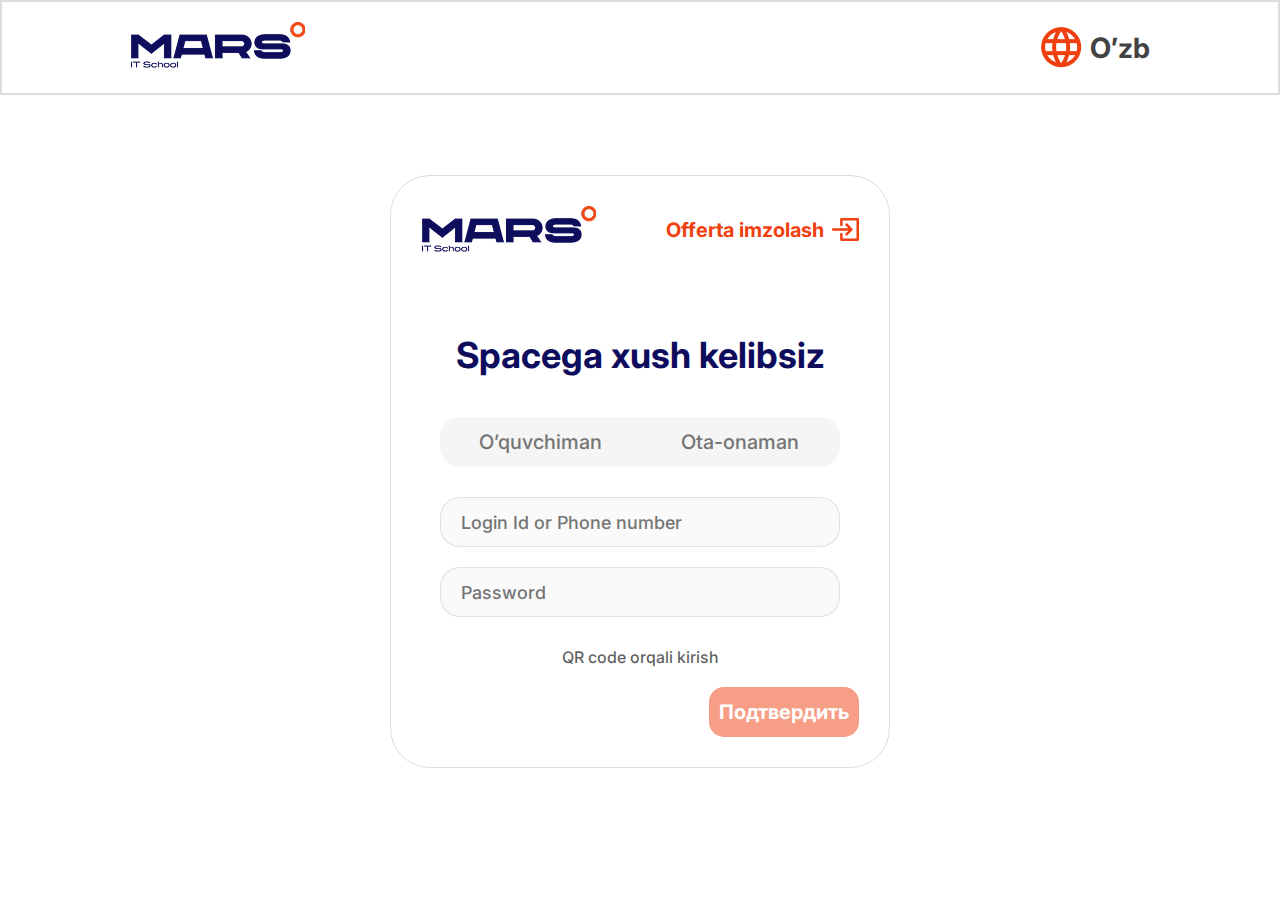
<file: index.html>
<!DOCTYPE html>
<html lang="en">

<head>
  <meta charset="UTF-8" />
  <meta name="viewport" content="width=device-width, initial-scale=1.0" />
  <link rel="stylesheet" href="./styles/style.css" />
  <link rel="preconnect" href="https://fonts.googleapis.com" />
  <link rel="preconnect" href="https://fonts.gstatic.com" crossorigin />
  <link
    href="https://fonts.googleapis.com/css2?family=Barlow+Condensed:ital,wght@0,100;0,200;0,300;0,400;0,500;0,600;0,700;0,800;0,900;1,100;1,200;1,300;1,400;1,500;1,600;1,700;1,800;1,900&family=Inter:ital,opsz,wght@0,14..32,100..900;1,14..32,100..900&family=Manrope:wght@200..800&family=Mulish:ital,wght@0,200..1000;1,200..1000&family=Open+Sans:ital,wght@0,300..800;1,300..800&family=Poppins:ital,wght@0,100;0,200;0,300;0,400;0,500;0,600;0,700;0,800;0,900;1,100;1,200;1,300;1,400;1,500;1,600;1,700;1,800;1,900&family=Roboto:ital,wght@0,100..900;1,100..900&display=swap"
    rel="stylesheet" />
  <link rel="shortcut icon" href="https://cdn-icons-png.flaticon.com/512/6818/6818263.png" type="image/x-icon">
  <title>Mars Space</title>
</head>

<body>
  <header class="header">
    <div class="container">
      <div class="header-wrapper">
        <div class="header-logo">
          <img class="logo" src="./images/image 2 (3).png" alt="" />
        </div>

        <div class="language">
          <img src="./images/Vector (7).png" alt="" />
          <p class="lang">O’zb</p>
        </div>
      </div>
    </div>
  </header>

  <main class="main">
    <section class="section-1">
      <div class="container">
        <div class="main-wrapper">
          <div class="main-header">
            <img src="./images/image 2 (3).png" alt="" />
            <div class="right">
              <p class="oferta">Offerta imzolash</p>
              <img src="./images/Vector (8).png" alt="" />
            </div>
          </div>
          <h1 class="main-item">Spacega xush kelibsiz</h1>
          <div class="buttons">
            <button class="select">O’quvchiman</button>
            <button class="select">Ota-onaman</button>
          </div>
          <form class="inputs-wrapper" action="">
            <input class="input login" placeholder="Login Id or Phone number" type="text" />
            <input class="input password" placeholder="Password" type="password" />
          </form>
          <div class="errors-box">
            <a class="qr-code" href="">QR code orqali kirish</a>
            <span class="eroor"></span>
          </div>

          <div class="last-div">
            <button class="loginBtn">Подтвердить</button>
          </div>
        </div>
      </div>
    </section>
  </main>


  <div class="notificationsBox">
  </div>
  <script src="./src/main.js"></script>
</body>

</html>
</file>
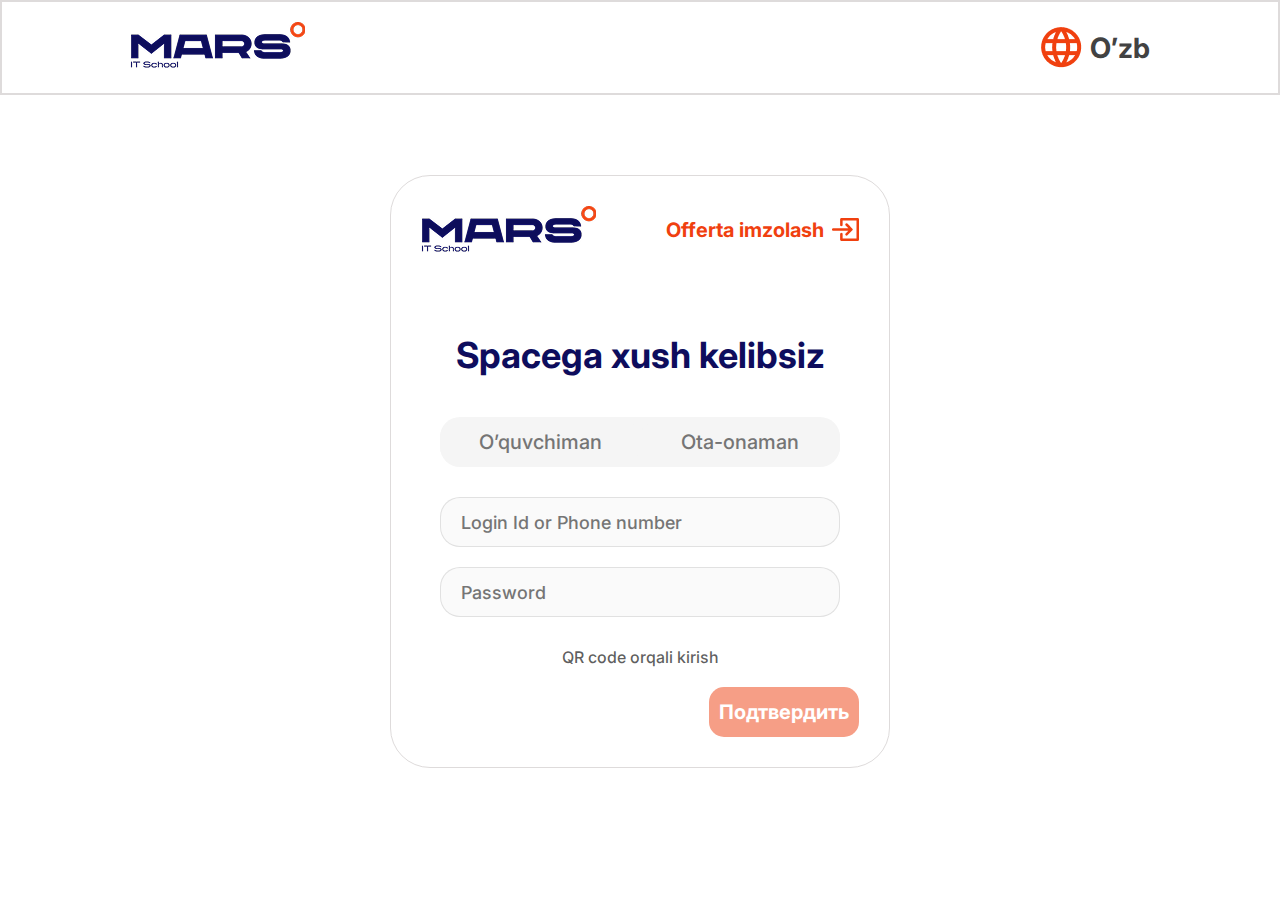
<file: Mars-Space-main/index.html>
<!DOCTYPE html>
<html lang="en">

<head>
  <meta charset="UTF-8" />
  <meta name="viewport" content="width=device-width, initial-scale=1.0" />
  <link rel="stylesheet" href="./styles/style.css" />
  <link rel="preconnect" href="https://fonts.googleapis.com" />
  <link rel="preconnect" href="https://fonts.gstatic.com" crossorigin />
  <link
    href="https://fonts.googleapis.com/css2?family=Barlow+Condensed:ital,wght@0,100;0,200;0,300;0,400;0,500;0,600;0,700;0,800;0,900;1,100;1,200;1,300;1,400;1,500;1,600;1,700;1,800;1,900&family=Inter:ital,opsz,wght@0,14..32,100..900;1,14..32,100..900&family=Manrope:wght@200..800&family=Mulish:ital,wght@0,200..1000;1,200..1000&family=Open+Sans:ital,wght@0,300..800;1,300..800&family=Poppins:ital,wght@0,100;0,200;0,300;0,400;0,500;0,600;0,700;0,800;0,900;1,100;1,200;1,300;1,400;1,500;1,600;1,700;1,800;1,900&family=Roboto:ital,wght@0,100..900;1,100..900&display=swap"
    rel="stylesheet" />
  <link rel="shortcut icon" href="https://cdn-icons-png.flaticon.com/512/6818/6818263.png" type="image/x-icon">
  <title>Mars Space</title>
</head>

<body>
  <header class="header">
    <div class="container">
      <div class="header-wrapper">
        <div class="header-logo">
          <img class="logo" src="./images/image 2 (3).png" alt="" />
        </div>

        <div class="language">
          <img src="./images/Vector (7).png" alt="" />
          <p class="lang">O’zb</p>
        </div>
      </div>
    </div>
  </header>

  <main class="main">
    <section class="section-1">
      <div class="container">
        <div class="main-wrapper">
          <div class="main-header">
            <img src="./images/image 2 (3).png" alt="" />
            <div class="right">
              <p class="oferta">Offerta imzolash</p>
              <img src="./images/Vector (8).png" alt="" />
            </div>
          </div>
          <h1 class="main-item">Spacega xush kelibsiz</h1>
          <div class="buttons">
            <button class="select">O’quvchiman</button>
            <button class="select">Ota-onaman</button>
          </div>
          <form class="inputs-wrapper" action="">
            <input class="input login" placeholder="Login Id or Phone number" type="text" />
            <input class="input password" placeholder="Password" type="text" />
          </form>
          <div class="errors-box">
            <a class="qr-code" href="">QR code orqali kirish</a>
            <span class="eroor"></span>
          </div>

          <div class="last-div">
            <button class="loginBtn">Подтвердить</button>
          </div>
        </div>
      </div>
    </section>
  </main>


  <div class="notificationsBox">



  </div>


  <script src="./src/main.js"></script>
</body>

</html>
</file>
<file: styles/style.css>
* {
    margin: 0;
    padding: 0;
    box-sizing: border-box;
    list-style: none;
    text-decoration: none;
    font-family: "inter", sans-serif;
}

.eroor {
    color: red;
    font-size: 16px;
    font-weight: bold;
}

.errors-box {
    display: flex;
    align-items: center;
    flex-direction: column-reverse;
    gap: 15px;
}

.container {
    max-width: 100%;
    width: 80%;
    margin: 0 auto;
}

.header {
    width: 100%;
    padding: 20px 0;
    border: 2px solid #DEDBDB;
}

.header-wrapper {
    display: flex;
    justify-content: space-between;
}

.language {
    display: flex;
    align-items: center;
    gap: 8px;
}

.lang {
    font-size: 28px;
    font-weight: 700;
    color: #424242;
}

.main-wrapper {
    width: 500px;
    padding: 30px;
    background-color: white;
    border: 1px solid #DEDBDB;
    border-radius: 40px;
    margin: 80px auto;
    text-align: center;
}

.main-header {
    display: flex;
    justify-content: space-between;
    align-items: center;
}

.right {
    display: flex;
    align-items: center;
    gap: 8px;
}

.oferta {
    color: #F0400F;
    font-size: 20px;
    font-weight: 700;
}

.main-item {
    color: #0E0D5D;
    font-size: 36px;
    font-weight: 700;
    margin: 80px auto 0;
    text-align: center;
}

.buttons {
    display: flex;
    width: 400px;
    height: 50px;
    border-radius: 20px;
    background-color: #F5F5F5;
    align-items: center;
    margin: 40px auto 0;
}

.select {
    width: 200px;
    height: 40px;
    font-weight: 500;
    border-radius: 15px;
    margin: 0 auto;
    border: none;
    font-size: 20px;
    background-color: #F5F5F5;
    color: #757575;
}

.select:hover {
    transition: 300ms all ease;
    background-color: #fff;
    color: black;
}

.inputs-wrapper {
    display: flex;
    flex-direction: column;
    align-items: center;
    gap: 20px;
    margin-top: 30px;
}

.input {
    width: 400px;
    height: 50px;
    border-radius: 20px;
    background-color: #FAFAFA;
    border: 1px solid #75757530;
    padding-left: 20px;
    font-weight: 500;
    font-size: 18px;
}

.qr-code {
    font-weight: 500;
    color: #000000A3;
    margin: 0 auto;
    padding-top: 15px;
}

.last-div {
    width: 100%;
    display: flex;
    justify-content: end;
}

.loginBtn {
    background-color: #F69E86;
    font-weight: 700;
    width: 150px;
    height: 50px;
    border-radius: 15px;
    border: none;
    color: white;
    font-size: 20px;
    margin-top: 20px;
    transition: 300ms all ease;
}

.loginBtn:hover {
    background-color: #ef5f37;
}

.notification {
    position: relative;
    background: #333;
    color: white;
    border-radius: 8px;
    margin: 8px 0;
    width: 100%;
    overflow: hidden;
    flex-shrink: 0;
    min-height: 40px;
    padding: 15px;
    font-size: 14px;
    transition: 300ms all ease;
    cursor: pointer;
}

.notification.none {
    opacity: 0;
    transform: translateX(100%);
}

.poloska {
    position: absolute;
    bottom: 0;
    right: 0;
    height: 3px;
    width: 100%;
    background: #3498db;
    animation: shrink 5s linear forwards;
}

@keyframes shrink {
    from {
        right: 0;
        width: 100%;
    }

    to {
        right: 100%;
        width: 0;
    }
}

.notificationsBox {
    position: fixed;
    top: 5px;
    right: 5px;
    width: 320px;
    max-height: 80vh;
    display: flex;
    flex-direction: column;
    gap: 5px;
    overflow-y: auto;
}

.notificationsBox::-webkit-scrollbar {
    display: none;
}
</file>
<file: Mars-Space-main/styles/style.css>
* {
    margin: 0;
    padding: 0;
    box-sizing: border-box;
    list-style: none;
    text-decoration: none;
    font-family: "inter", sans-serif;
}

.eroor {
    color: red;
    font-size: 16px;
    font-weight: bold;
}

.errors-box {
    display: flex;
    align-items: center;
    flex-direction: column-reverse;
    gap: 15px;
}

.container {
    max-width: 100%;
    width: 80%;
    margin: 0 auto;
}

.header {
    width: 100%;
    padding: 20px 0;
    border: 2px solid #DEDBDB;
}

.header-wrapper {
    display: flex;
    justify-content: space-between;
}

.language {
    display: flex;
    align-items: center;
    gap: 8px;
}

.lang {
    font-size: 28px;
    font-weight: 700;
    color: #424242;
}

.main-wrapper {
    width: 500px;
    padding: 30px;
    background-color: white;
    border: 1px solid #DEDBDB;
    border-radius: 40px;
    margin: 80px auto;
    text-align: center;
}

.main-header {
    display: flex;
    justify-content: space-between;
    align-items: center;
}

.right {
    display: flex;
    align-items: center;
    gap: 8px;
}

.oferta {
    color: #F0400F;
    font-size: 20px;
    font-weight: 700;
}

.main-item {
    color: #0E0D5D;
    font-size: 36px;
    font-weight: 700;
    margin: 80px auto 0;
    text-align: center;
}

.buttons {
    display: flex;
    width: 400px;
    height: 50px;
    border-radius: 20px;
    background-color: #F5F5F5;
    align-items: center;
    margin: 40px auto 0;
}

.select {
    width: 200px;
    height: 40px;
    font-weight: 500;
    border-radius: 15px;
    margin: 0 auto;
    border: none;
    font-size: 20px;
    background-color: #F5F5F5;
    color: #757575;
}

.select:hover {
    transition: 300ms all ease;
    background-color: #fff;
    color: black;
}

.inputs-wrapper {
    display: flex;
    flex-direction: column;
    align-items: center;
    gap: 20px;
    margin-top: 30px;
}

.input {
    width: 400px;
    height: 50px;
    border-radius: 20px;
    background-color: #FAFAFA;
    border: 1px solid #75757530;
    padding-left: 20px;
    font-weight: 500;
    font-size: 18px;
}

.qr-code {
    font-weight: 500;
    color: #000000A3;
    margin: 0 auto;
    padding-top: 15px;
}

.last-div {
    width: 100%;
    display: flex;
    justify-content: end;
}

.loginBtn {
    background-color: #F69E86;
    font-weight: 700;
    width: 150px;
    height: 50px;
    border-radius: 15px;
    border: none;
    color: white;
    font-size: 20px;
    margin-top: 20px;
    transition: 300ms all ease;
}

.loginBtn:hover {
    background-color: #ef5f37;
}

.notification {
    position: relative;
    background: #333;
    color: white;
    border-radius: 8px;
    margin: 8px 0;
    width: 100%;
    overflow: hidden;
    flex-shrink: 0;
    min-height: 40px;
    padding: 15px;
    font-size: 14px;
    transition: 300ms all ease;
    cursor: pointer;
}

.notification.none {
    opacity: 0;
    transform: translateX(100%);
}

.poloska {
    position: absolute;
    bottom: 0;
    right: 0;
    height: 3px;
    width: 100%;
    background: #3498db;
    animation: shrink 5s linear forwards;
}

@keyframes shrink {
    from {
        right: 0;
        width: 100%;
    }

    to {
        right: 100%;
        width: 0;
    }
}

.notificationsBox {
    position: fixed;
    top: 5px;
    right: 5px;
    width: 320px;
    max-height: 80vh;
    display: flex;
    flex-direction: column;
    gap: 5px;
    overflow-y: auto;
}

.notificationsBox::-webkit-scrollbar {
    display: none;
}
</file>
